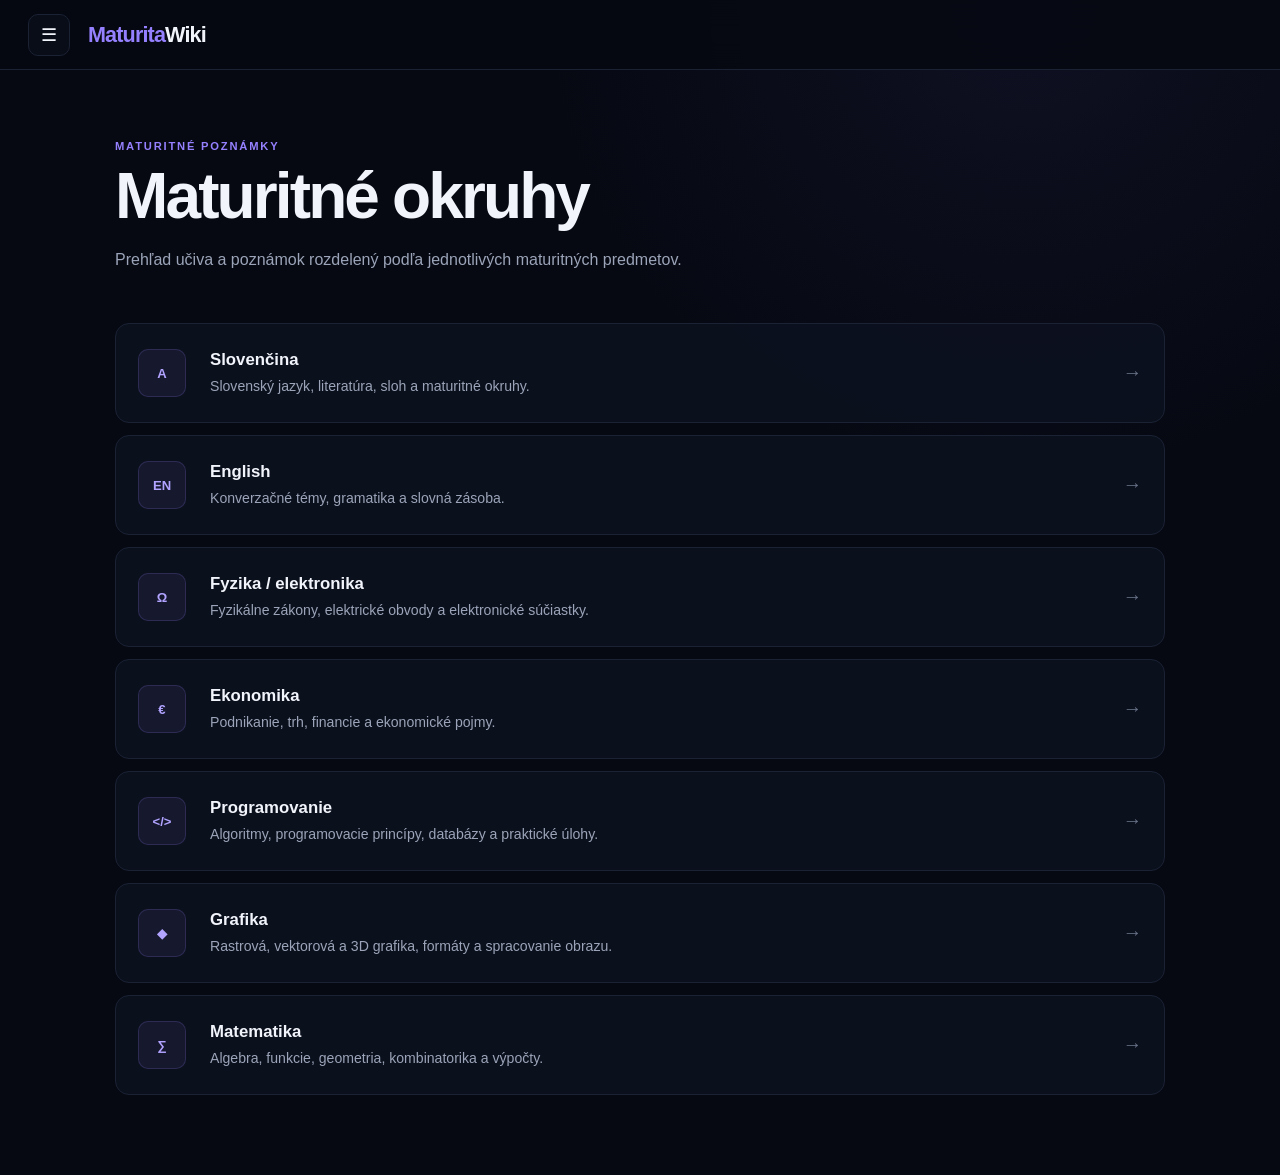
<file: index.html>
<!DOCTYPE html>
<html lang="sk">

<head>
    <meta charset="UTF-8">
    <meta name="viewport" content="width=device-width, initial-scale=1.0">

    <title>Maturita Wiki</title>

    <link rel="stylesheet" href="css/style.css">
    <script src="js/main.js" defer></script>
</head>

<body>

    <!-- Top bar -->
    <header class="topbar">

        <button
            class="menu-button"
            id="menuButton"
            aria-label="Otvoriť navigáciu"
        >
            ☰
        </button>

        <a href="index.html" class="logo">
            <span>Maturita</span>Wiki
        </a>

    </header>


    <!-- Sliding sidebar -->
    <aside class="sidebar" id="sidebar">

        <div class="sidebar-header">

            <a href="index.html" class="sidebar-logo">
                <span>Maturita</span>Wiki
            </a>

            <button
                class="close-button"
                id="closeButton"
                aria-label="Zatvoriť navigáciu"
            >
                ×
            </button>

        </div>


        <nav class="sidebar-nav">

            <a href="index.html" class="sidebar-link active">
                <span class="sidebar-icon">⌂</span>
                Domov
            </a>

            <a href="topics/slovak.html" class="sidebar-link">
                <span class="sidebar-icon">A</span>
                Slovenčina
            </a>

            <a href="topics/english.html" class="sidebar-link">
                <span class="sidebar-icon">EN</span>
                English
            </a>

            <a href="topics/physics-electronics.html" class="sidebar-link">
                <span class="sidebar-icon">Ω</span>
                Fyzika / Elektronika
            </a>

            <a href="topics/economics.html" class="sidebar-link">
                <span class="sidebar-icon">€</span>
                Ekonomika
            </a>

            <a href="topics/programming.html" class="sidebar-link">
                <span class="sidebar-icon">&lt;/&gt;</span>
                Programovanie
            </a>

            <a href="topics/graphics.html" class="sidebar-link">
                <span class="sidebar-icon">◆</span>
                Grafika
            </a>

            <a href="topics/mathematics.html" class="sidebar-link">
                <span class="sidebar-icon">∑</span>
                Matematika
            </a>

        </nav>

    </aside>


    <!-- Dark background when sidebar is open -->
    <div
        class="sidebar-overlay"
        id="sidebarOverlay"
    ></div>


    <!-- Main content -->
    <main class="content">

        <section class="intro">

            <p class="page-label">
                MATURITNÉ POZNÁMKY
            </p>

            <h1>
                Maturitné okruhy
            </h1>

            <p>
                Prehľad učiva a poznámok rozdelený podľa jednotlivých
                maturitných predmetov.
            </p>

        </section>


        <section class="subjects">

            <a
                href="topics/slovak.html"
                class="subject-button"
            >

                <div class="subject-icon">
                    A
                </div>

                <div class="subject-info">
                    <h2>Slovenčina</h2>
                    <p>
                        Slovenský jazyk, literatúra, sloh a maturitné okruhy.
                    </p>
                </div>

                <span class="arrow">
                    →
                </span>

            </a>


            <a
                href="topics/english.html"
                class="subject-button"
            >

                <div class="subject-icon">
                    EN
                </div>

                <div class="subject-info">
                    <h2>English</h2>
                    <p>
                        Konverzačné témy, gramatika a slovná zásoba.
                    </p>
                </div>

                <span class="arrow">
                    →
                </span>

            </a>


            <a
                href="topics/physics-electronics.html"
                class="subject-button"
            >

                <div class="subject-icon">
                    Ω
                </div>

                <div class="subject-info">
                    <h2>Fyzika / elektronika</h2>
                    <p>
                        Fyzikálne zákony, elektrické obvody a elektronické súčiastky.
                    </p>
                </div>

                <span class="arrow">
                    →
                </span>

            </a>


            <a
                href="topics/economics.html"
                class="subject-button"
            >

                <div class="subject-icon">
                    €
                </div>

                <div class="subject-info">
                    <h2>Ekonomika</h2>
                    <p>
                        Podnikanie, trh, financie a ekonomické pojmy.
                    </p>
                </div>

                <span class="arrow">
                    →
                </span>

            </a>


            <a
                href="topics/programming.html"
                class="subject-button"
            >

                <div class="subject-icon">
                    &lt;/&gt;
                </div>

                <div class="subject-info">
                    <h2>Programovanie</h2>
                    <p>
                        Algoritmy, programovacie princípy, databázy a praktické úlohy.
                    </p>
                </div>

                <span class="arrow">
                    →
                </span>

            </a>


            <a
                href="topics/graphics.html"
                class="subject-button"
            >

                <div class="subject-icon">
                    ◆
                </div>

                <div class="subject-info">
                    <h2>Grafika</h2>
                    <p>
                        Rastrová, vektorová a 3D grafika, formáty a spracovanie obrazu.
                    </p>
                </div>

                <span class="arrow">
                    →
                </span>

            </a>


            <a
                href="topics/mathematics.html"
                class="subject-button"
            >

                <div class="subject-icon">
                    ∑
                </div>

                <div class="subject-info">
                    <h2>Matematika</h2>
                    <p>
                        Algebra, funkcie, geometria, kombinatorika a výpočty.
                    </p>
                </div>

                <span class="arrow">
                    →
                </span>

            </a>

        </section>

    </main>

</body>

</html>
</file>
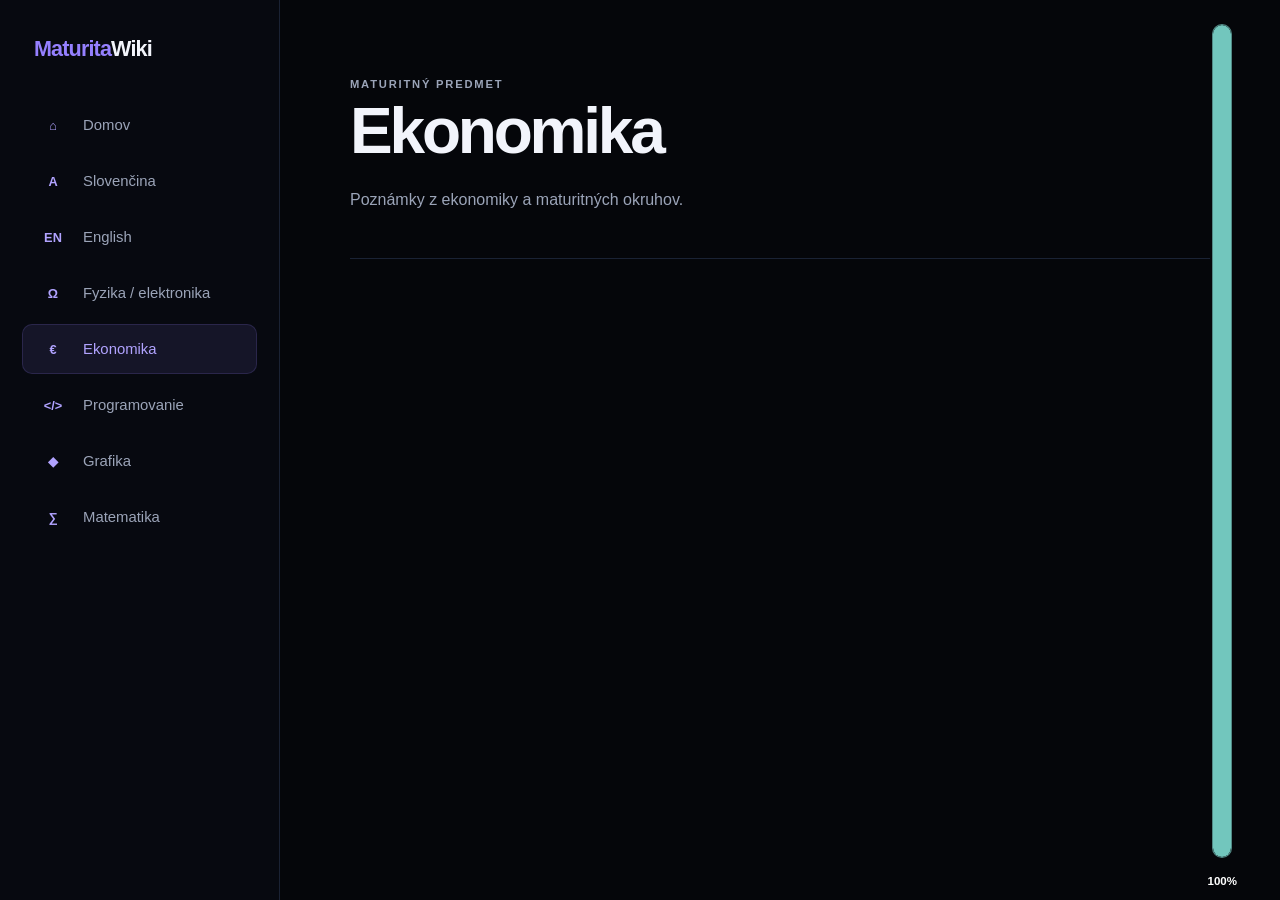
<file: topics/economics.html>
<!DOCTYPE html>
<html lang="sk">

<head>
    <meta charset="UTF-8">
    <meta name="viewport" content="width=device-width, initial-scale=1.0">

    <title>Ekonomika | MaturitaWiki</title>

    <link rel="stylesheet" href="../css/style.css">
    <script src="../js/main.js" defer></script>
</head>

<body class="topic-page">

    <div data-navigation></div>


    <main class="topic-content">

        <header class="topic-header">

            <p class="topic-label">
                MATURITNÝ PREDMET
            </p>

            <h1>Ekonomika</h1>

            <p>
                Poznámky z ekonomiky
                a maturitných okruhov.
            </p>

        </header>


        <section class="topic-section">

        

        </section>

    </main>

</body>

</html>
</file>
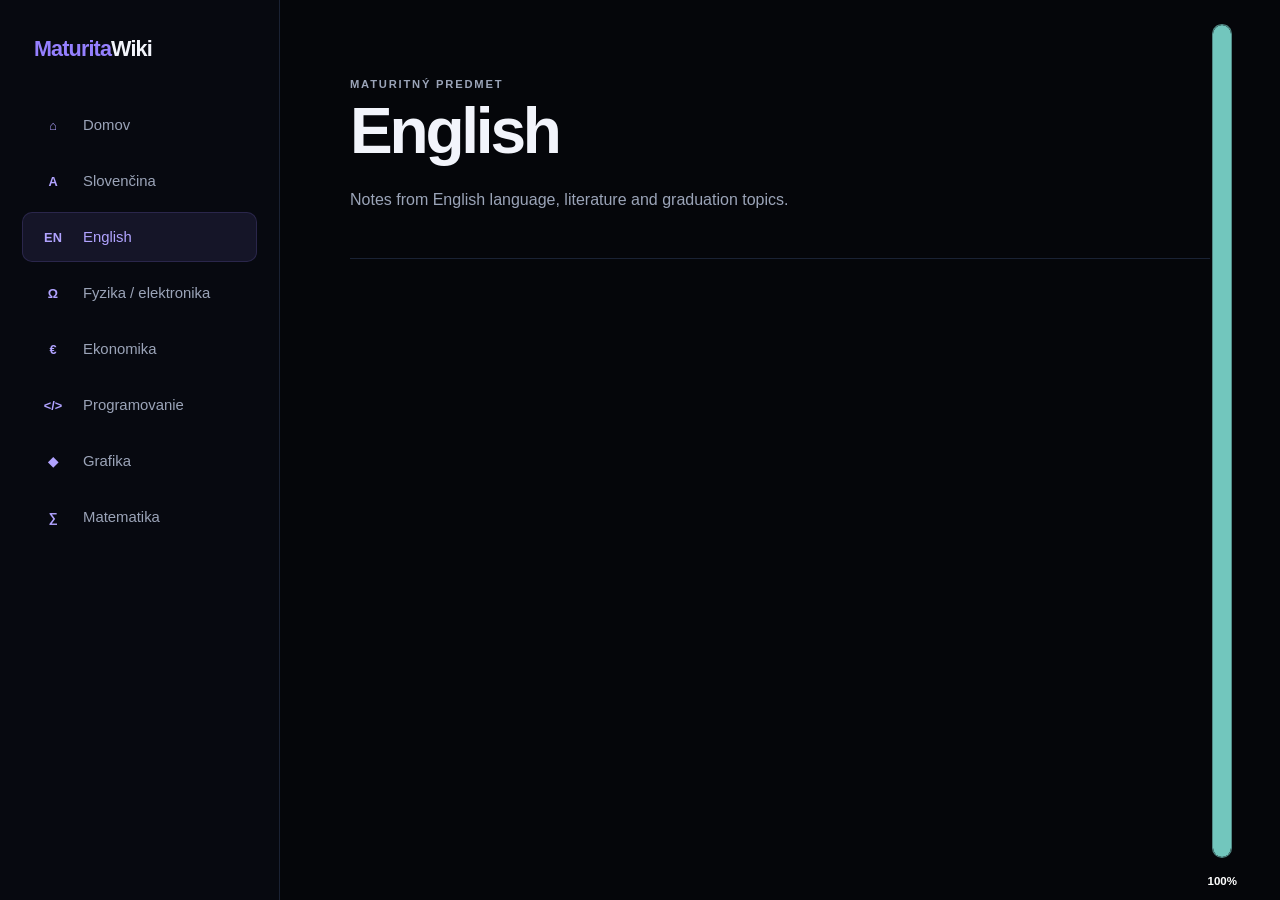
<file: topics/english.html>
<!DOCTYPE html>
<html lang="sk">

<head>
    <meta charset="UTF-8">
    <meta name="viewport" content="width=device-width, initial-scale=1.0">

    <title>English | MaturitaWiki</title>

    <link rel="stylesheet" href="../css/style.css">
    <script src="../js/main.js" defer></script>
</head>

<body class="topic-page">

    <div data-navigation></div>


    <main class="topic-content">

        <header class="topic-header">

            <p class="topic-label">
                MATURITNÝ PREDMET
            </p>

            <h1>English</h1>

            <p>
                Notes from English language, literature
                and graduation topics.
            </p>

        </header>


        <section class="topic-section">

        

        </section>

    </main>

</body>

</html>
</file>
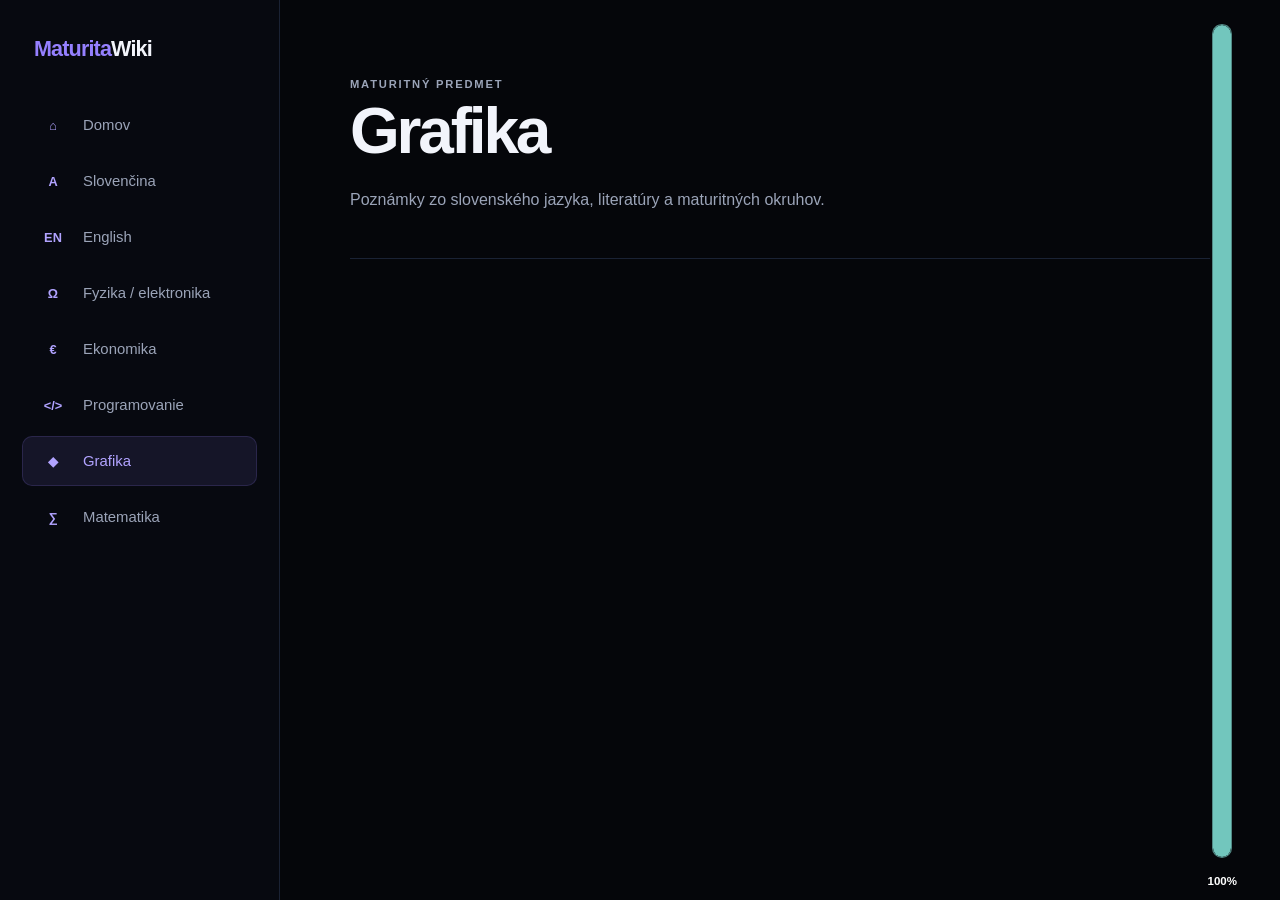
<file: topics/graphics.html>
<!DOCTYPE html>
<html lang="sk">

<head>
    <meta charset="UTF-8">
    <meta name="viewport" content="width=device-width, initial-scale=1.0">

    <title>Grafika | MaturitaWiki</title>

    <link rel="stylesheet" href="../css/style.css">
    <script src="../js/main.js" defer></script>
</head>

<body class="topic-page">

    <div data-navigation></div>


    <main class="topic-content">

        <header class="topic-header">

            <p class="topic-label">
                MATURITNÝ PREDMET
            </p>

            <h1>Grafika</h1>

            <p>
                Poznámky zo slovenského jazyka, literatúry
                a maturitných okruhov.
            </p>

        </header>


        <section class="topic-section">


        </section>

    </main>

</body>

</html>
</file>
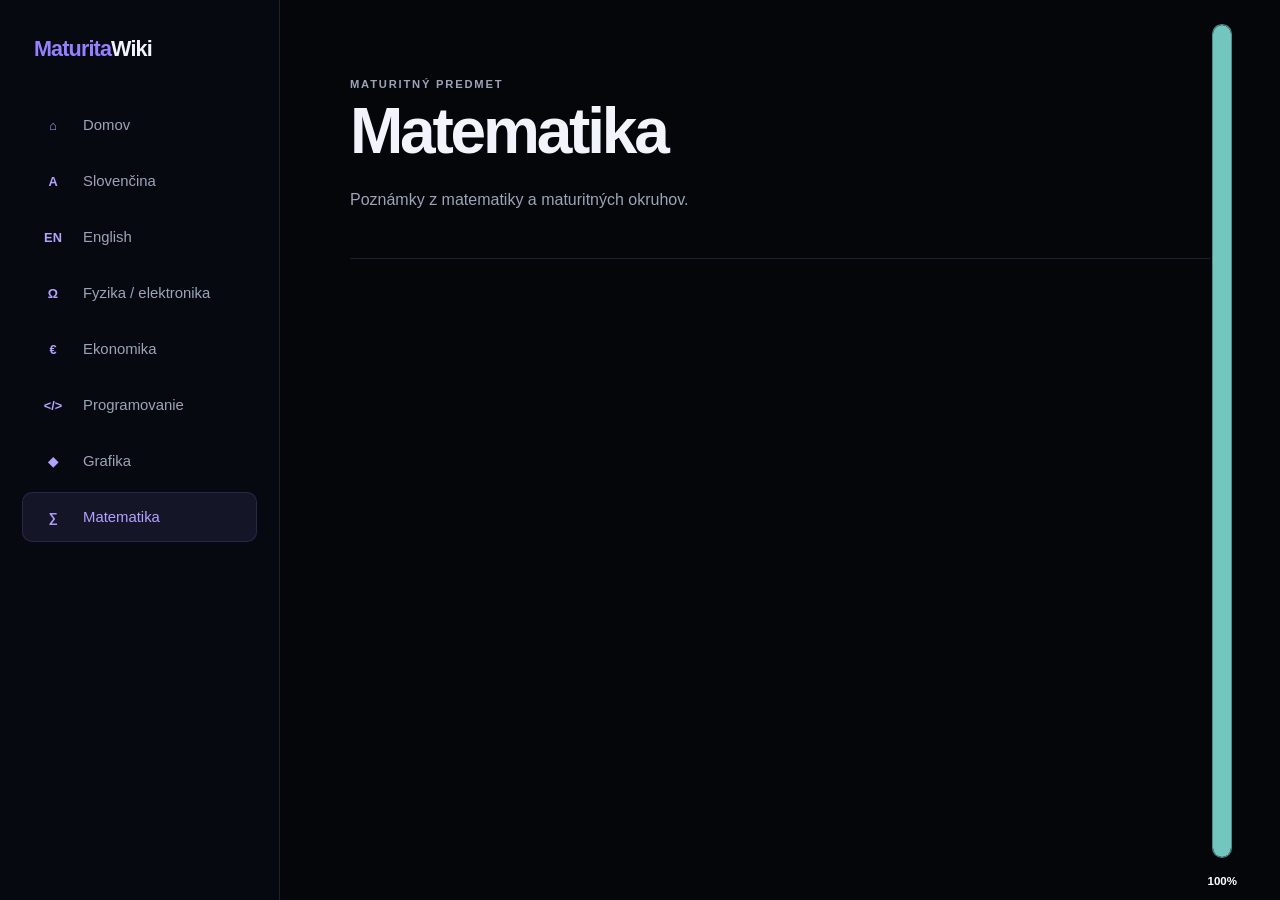
<file: topics/mathematics.html>
<!DOCTYPE html>
<html lang="sk">

<head>
    <meta charset="UTF-8">
    <meta name="viewport" content="width=device-width, initial-scale=1.0">

    <title>Matematika | MaturitaWiki</title>

    <link rel="stylesheet" href="../css/style.css">
    <script src="../js/main.js" defer></script>
</head>

<body class="topic-page">

    <div data-navigation></div>


    <main class="topic-content">

        <header class="topic-header">

            <p class="topic-label">
                MATURITNÝ PREDMET
            </p>

            <h1>Matematika</h1>

            <p>
                Poznámky z matematiky
                a maturitných okruhov.
            </p>

        </header>


        <section class="topic-section">

            
        </section>

    </main>

</body>

</html>
</file>
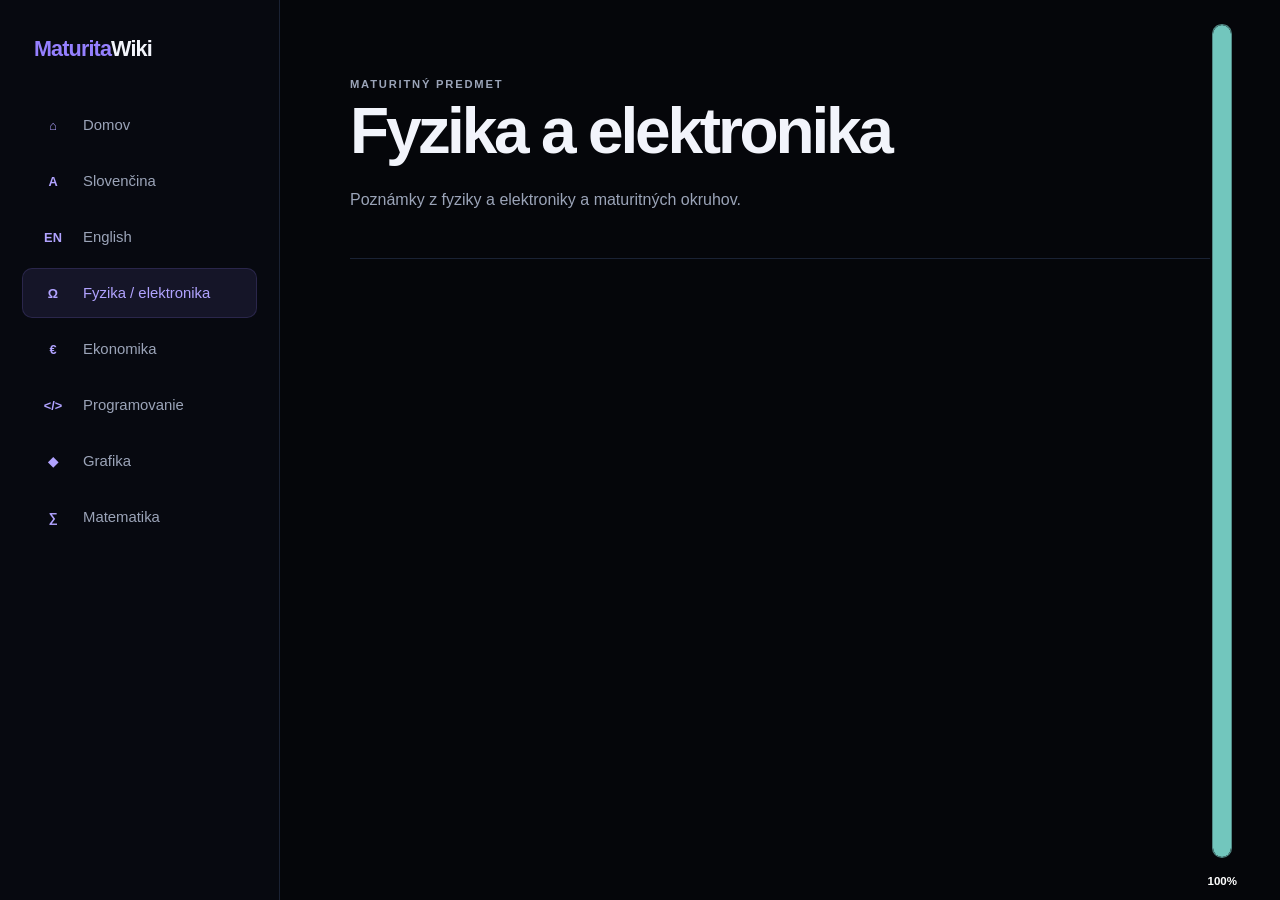
<file: topics/physics-electronics.html>
<!DOCTYPE html>
<html lang="sk">

<head>
    <meta charset="UTF-8">
    <meta name="viewport" content="width=device-width, initial-scale=1.0">

    <title>Fyzika a elektronika | MaturitaWiki</title>

    <link rel="stylesheet" href="../css/style.css">
    <script src="../js/main.js" defer></script>
</head>

<body class="topic-page">

    <div data-navigation></div>


    <main class="topic-content">

        <header class="topic-header">

            <p class="topic-label">
                MATURITNÝ PREDMET
            </p>

            <h1>Fyzika a elektronika</h1>

            <p>
                Poznámky z fyziky a elektroniky
                a maturitných okruhov.
            </p>

        </header>


        <section class="topic-section">

        

        </section>

    </main>

</body>

</html>
</file>
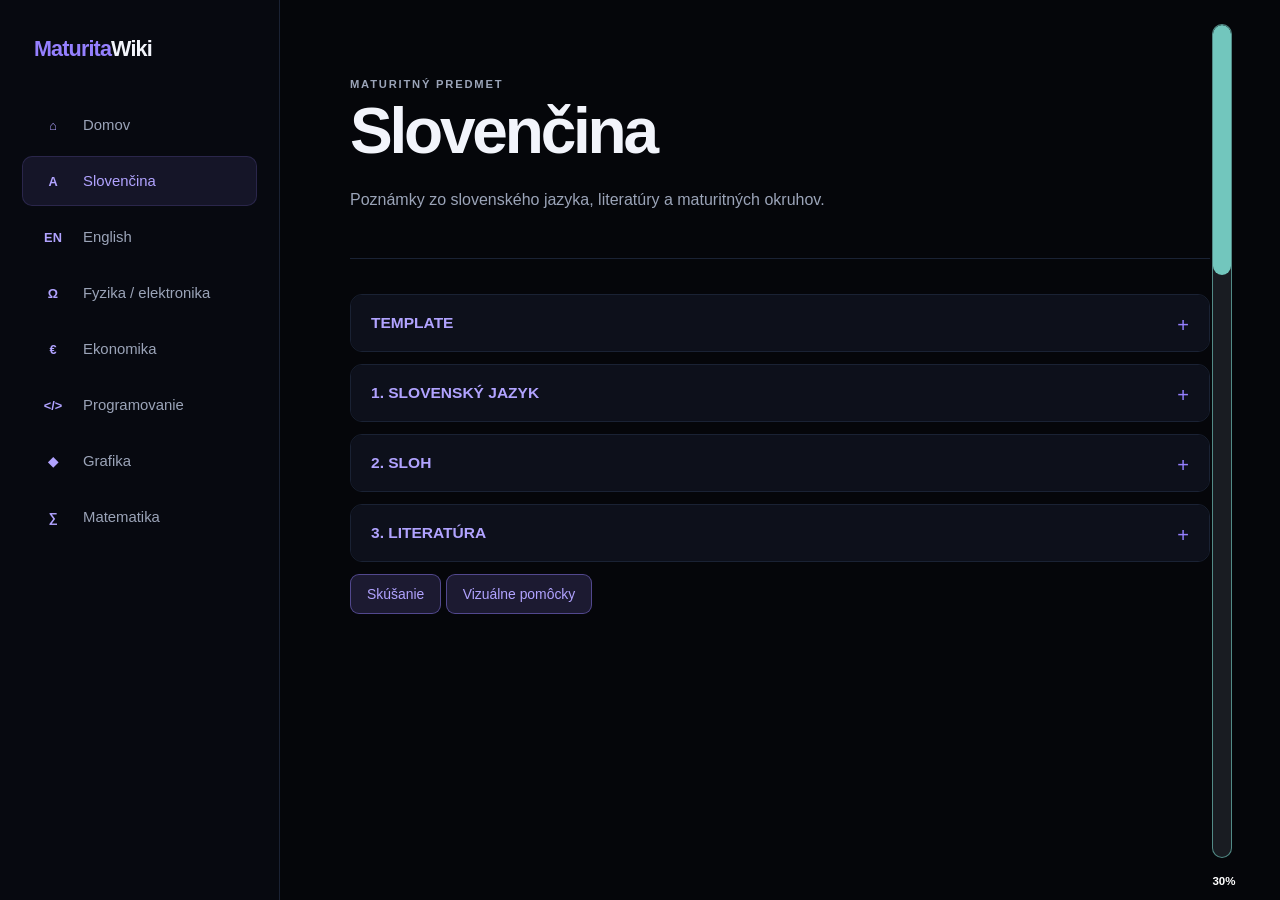
<file: topics/slovak.html>
<!DOCTYPE html>
<html lang="sk">

<head>
    <meta charset="UTF-8">
    <meta name="viewport" content="width=device-width, initial-scale=1.0">

    <title>Slovenčina | MaturitaWiki</title>

    <link rel="stylesheet" href="../css/style.css">
    <script src="../js/main.js" defer></script>
</head>

<body class="topic-page">

    <div data-navigation></div>


    <main class="topic-content">

        <header class="topic-header">

            <p class="topic-label">
                MATURITNÝ PREDMET
            </p>

            <h1>Slovenčina</h1>

            <p>
                Poznámky zo slovenského jazyka, literatúry
                a maturitných okruhov.
            </p>

        </header>


        <section class="topic-section">

            <details class="topic-details">

                <summary>
                    TEMPLATE
                </summary>

                <div class="details-content">

                    <h3>TITUL h3</h3>

                    <h2>TITUL h2</h2>

                    <p class="correct-example">
                        Correct sample class="correct-example"
                    </p>

                    <p class="wrong-example">
                        Incorrect sample class="wrong-example"
                    </p>


                    <div class="info-box">
                        infobox class="info-box"
                    </div>

                    <p>div classes:
                        
                        <ul>
                            <li>info-box</li>
                            <li>topic-details</li>
                            <li>details-content</li>
                            <li>subtopic-content</li>
                            <li>subtopic-content history content</li>
                        </ul>
                    </p>

                </div>

            </details>

            <details class="topic-details">

                <summary>
                    1. Slovenský jazyk
                </summary>

                <div class="details-content">

                    <details class="topic-details">

                        <summary>
                            Jazyk a reč
                        </summary>

                        <div class="details-content">

                            <details class="topic-details">

                                <summary>KOMUNIKÁCIA</summary>

                                <div class="details-content">

                                    <div class="subtopic-content">

                                        <p>Socíalny jav, ktorý tvorí základ medziľudských prejavov. Ide o prijímanie a odovzdávanie informácii s verbálnou a neverbálnou podstatou.</p>

                                        <div class="info-box">
                                            <b>Zložky komunikačného modelu sú:</b> Komunikanti - vysielateľ/autor/expedient a prijímateľ/adresát/recipient
                                        </div>

                                        <div class="info-box">
                                            <b>Zložky komunikačného procesu:</b> informácia, výrazové prostriedky - jazykové prostriedk
                                        </div>

                                        <p>
                                            <b>Sekundárne komunikačné prostriedky:</b> ústny prejav - jazykové stvárnenie (fónické Štylistické prostriedky) + kinetické prostriedky (gestá, postoj, držanie tela), písaný prejav - kurzíva, tučné písmo...
                                        </p>
                                        <details class="topic-details">
                                            <summary>
                                                Individuálna kinetika
                                            </summary>
                                            <div  class="details-content">
                                                <h3>mimika</h3>
                                                <p>Výraz tváre - schopnosť vyjadrovať emócie a určiť lži a pravdu</p>
                                                <h3>gestá</h3>
                                                <p>Pohyb rúk a a hlavy pri komunikácii - dôraz na slová</p>
                                                <h3>plastika tela</h3>
                                                <p>Normly oficiálnych stretnutí voči súkromnými</p>
                                                <h3>proxemika</h3>
                                                <p>Vzdialenosť medzi komunikantmi - súkromné a oficiálne</p>
                                            </div>
                                        </details>

                                        <details class="topic-details">
                                            <summary>
                                                Faktory komunikačnej situácie
                                            </summary>
                                            <div  class="details-content">
                                                <h3>vzťahy mediz komunikantmi</h3>
                                                <p>Osobné vlastnosti, vek, skúsenosti</p>
                                                <h3>prostredie</h3>
                                                <p>Prostredie - oficiálne a súkromné určujú typ použitého jazyka, slang, formálne a pod.</p>
                                                <h3>forma jazykového prejavu</h3>
                                                <p>Ústnosť a písomnosť - písomnosť najmä jazykové prostriedky a ústnosť záleží aj na mimojazykových faktoroch. Forma prejavu súvisí s aktívnou alebno pasívnou účasťou</p>
                                                <div class="subtopic-content">
                                                    <h2>MONOLÓG</h2>
                                                    <p>Výpoveď osoby adresovaná samej sebe alebo iným bez odozvy</p>
                                                    <h2>DIALÓG</h2>
                                                    <p>Výpoveď dvoch alebo viacerých osôb v rámci obojstrannej komunikácie</p>
                                                    <h2>DISKUSIA</h2>
                                                    <p>Výpoveď viacerých osôb s cieľom dosiahnuť dohodu alebo vyriešiť problém. Hoci má monologický základ, je významná aj interakcia medzi účastníkmi a zaraďuje sa do dialógu</p>
                                                    <h2>DEBATA</h2>
                                                    <p>Výpoveď viacerých osôb s cieľom dosiahnuť dohodu alebo vyriešiť problém. Menej oficiálna a viac spontánna ako diskusia. Hoci má monologický základ, je významná aj interakcia medzi účastníkmi a zaraďuje sa do dialógu</p>
                                                </div>
                                            </div>
                                        </details>

                                        <h2>Jazyková komunikácia</h2>
                                        <p>Základ medziľudskej komunikácie - prenos informácií pomocou jazyka.</p>
                                        <div class="info-box">
                                            <p><b>Prirodzený znak:</b> signalizuje, naznačuje, oznamuje. Smiech - radosť, horúčka - chorobný stav organizmu</p>
                                        </div>
                                        <div class="info-box">
                                            <p><b>Umelý znak:</b> je založený na dohode. Napr. dopravné značky, znamienka, vedecké symboly</p>
                                        </div>
                                        <div class="info-box">
                                            <p><b>Jazykový znak:</b> predstavuje myšlienkový obsah, grafickú alebo zvukovú podobu. Je v ňom uložená skúsenosť jazykového spoločenstva (napr. slovenského).</p>
                                        </div>
                                        <h2>Semiotika - semiológia</h2>
                                        <p>Semiotika je veda o znakoch a ich význame. Semiológia sa zaoberá významom a interpretáciou znakov v rôznych kontextoch.</p>

                                    </div>

                                </div>

                            </details>

                            <details class="topic-details">

                                <summary>JAZYK</summary>

                                <div class="details-content">

                                    <div class="subtopic-content">
                                <p>Najdôležitejšia znaková sústava. Má ústnu a písomnú podobu. Sýstém skladajúci sa z podsystémov (lexikálny, morfologický, syntaktický, fónický)</p>

                                <details class="topic-details">
                                    <summary>
                                        Primárne fukncie jazyka
                                    </summary>
                                    <div class="details-content">
                                        <h3>dorozumievacia</h3>
                                        <p>nástroj komunikovania</p>
                                        <h3>poznávacia</h3>
                                        <p>nástroj myslenia, pretože myslenie je viazané na slová. Dokáže predávať informácie z generácie na generáciu. Čím väčšie procesy myslenia, tým vyššie nároky na jazyk. Rozvoj myslenia podporuje rozvoj jazyka.</p>
                                    </div>
                                </details>
                                <details class="topic-details">
                                    <summary>
                                        Sekundárne funkcie jazyka
                                    </summary>
                                    <div class="details-content">
                                        <h3>estetická</h3>
                                        <p>výstavba jazykového prejavu</p>
                                        <h3>reprezentatívna</h3>
                                        <p>prispieva k zjednocovaniu komunikačného spoločenstva a odlíšeniu od iného</p>
                                    </div>
                                </details>
                                <h2>jazykový systém</h2>
                                <p>Štrukturovanýy súbor znakov. Vždy je jeden nadradený druhému, napr. systém foném (hlásky) je nadradený systému dištinktivných (rozlišovacích významovo, slovne) príznakov, ale podriadený morfemickému systému (najmenšia viditeľná časť slova).</p>
                                <p>Je to časť verbálneho správania - komunikatívneho správania.</p>
                                    </div>

                                </div>

                            </details>

                            <details class="topic-details">

                                <summary>REČ</summary>

                                <div class="details-content">

                                    <div class="subtopic-content">
                                <p>Konkrétna činnosť človeka a jej výsledok - konkrétny jazykový prejav. Vzniká v konkrétnej situácii a prostredí. Jazyk je systém pravidiel a jazykových prostriedkov, reč je konkrétne používanie tohto systému používaním orgánov človeka.</p>
                                <h2>Lingvistika</h2>
                                <p>Veda skúmajúca jazyk, jeho stavbu a fungovanie. <b>Zaraďujú sa tu zložky:</b> fonetika, gramatika a sémantika.</p>
                                <h2>Sémantika</h2>
                                <p>Náuka o význame jazykových jednotiek od slova cez vetu na texty.</p>

                                <details class ="topic-details">
                                    <summary>
                                        Národný jazyk
                                    </summary>
                                    
                                    <div class="details-content">
                                        <p>Národný jazyk je jazyk určitého národa, ktorý je spätý s jeho kultúrou, históriou a identitou.</p>
                                        <h3>Variety národného jazyka</h3>
                                        <div class="subtopic-content">
                                            <h2>Spisovný jazyk</h2>
                                            <p>Celonárodná kultivovaná a kodifikovaná forma jazyka. Verejná a oficiálna komunikácia - má stanovené pravidlá.</p>
                                            <h2>Štandardná varieta</h2>
                                            <p>Bežnejšie použitie jazyka, môže obsahovať aj menej spisovné slová bez toho, aby si to jedinec uvedomil.</p>
                                            <h2>Subštandardná varieta</h2>
                                            <p>Nespisovná forma jazyka. Patria sem: všeobecný subštandard (ciga, čunder), slang, žargón (profesijná reč), argot (utajený jazyk určitej skupiny).</p>
                                            <h2>Teritoriálne nárečie</h2>
                                            <p>Nespisovné formy viazané na určité územie. Používajú sa v neoficiálnej komunikácii. Patria sem napr, západoslovenské, stredoslovenské a východoslovenské.</p>
                                        </div>
                                    </div>
                                </details>

                                <details class="topic-details">
                                    <summary>
                                        Štátny jazyk
                                    </summary>
                                    <div class="details-content">
                                        <p>Jazyk, ktorý štát používa ako záväzný vo vymedzených oblastiach. Na Slovensku je to slovenský jazyk.</p>
                                        <h3>Štátny jazyk</h3>
                                        <p>Prostriedok vnútornej stability krajiny - spoločnosti, politiky. Je zakotvený v Ústave SR, spätý so zákonmi. Používa sa v oficiálnych inštitúciách ako školstvo, štátna správa, súdnictvo, médiá.</p>
                                        <h3>Cieľový jazyk</h3>
                                        <p>Oficiálny jazyk určitého štátu, ktorý sa učí príslušník národnostnej menšiny daného štátu. Napr. maďarskí občania žijúci na Slovensku - materinský jazyk je maďarčina, ale cieľový slovenčina.</p>
                                        <h3>Jazyková norma</h3>
                                        <p>Súbor ustálených jazykových pravidiel, ktoré jazykové spoločenstvo považuje za správne. Rozdeľujú sa tu gramatické normy, štylistické normy a komunikačné normy. Norma sa týka napr. pravopisu, výslovnosti, gramatiky a slovnej zásoby.</p>
                                        <h3>Jazykový úzus</h3>
                                        <p>Je v protiklade jazykovej normy. Je to ustálený spôsob používania jazykových prostriedkov v určitom období a prostredí zahŕňajúce aj netradičné použitia.</p>
                                        <h3>Jazyková kultúra</h3>
                                        <p>Starosť o správne použitie spisovného jazyka. Je to spoločenská úroveň jazyka, ktorý ľudia kultivujú. Závisí od rešpektu užívateľov voči jazyku a aj od postoja.</p>
                                    </div>
                                </details>

                                <details class="topic-details">
                                    <summary>
                                        Kodifikácia spisovného jazyka
                                    </summary>
                                    <div class="details-content">
                                        <p></p>
                                        <h3>Kodifikácia</h3>
                                        <p>Oficiálne zachytenie a vyhlásenie formy spisovného jazyka za záväzné. Týka sa pravopisu, výslovnosti, gramatiky a slovnej zasoby.</p>
                                        <div class="infobox">
                                            <p><strong>Poznámka:</strong> Kodifikačné príručky sú napr. pravidlá slovenského pravopisu, pravidlá výslovnosti, krátky slovník slovenského jazyka a morfologický slovník.</p>
                                        </div>
                                    </div>
                                </details>

                            </details>

                            <details class="topic-details">

                                <summary>VÝVIN JAZYKA</summary>

                                <div class="details-content">
                                    <p>Slovenčina a mnoho ďalších európskych jazykov vznikla z prajazyka indoeurópskeho. Najskôr sa osamostatnila skupina baltoslovanských jazykov a potom sa rodzvojila na baltskú a slovanskú skupinu - praslovanský jazyk.</p>
                                    <h3>Indoeurópsky prajazyk</h3>
                                    <p>jazyky indoiránske, germánske, románske, gréčtina, arménčina, albánčina, keltčina a iné baltoslovanské jazyky.</p>
                                    <h3>Baltoslovanské jazyky</h3>
                                    <p>Baltské jazyky, praslovanský jazyk - slovanské jazyky. Rozpad jazyka na slovanské jazykové skupiny sa radí do 10. storočia.</p>
                                    <h3>Slovanské jazyky</h3>
                                    <p>Delia sa na východoslovanské (ruština, ukrajinčina, bnieloruština, rusínčina), južnoslovanské (srbčina, chorvátčina, slovinčina, bosniančina, čienohorčina...), západoslovanské (poľština, čeština, slovenčina...).</p>
                                
                                

                                    <details class="topic-details">

                                        <summary>Dejiny spisovnej slovenčiny</summary>

                                        <div class="details-content history-content">
                                        
                                            <h3>Predspisovné obdobie (začiatok 9. stor - koniec 18. stor)</h3>
                                            <p> - rané predspisovné obdobie (9 - 10. stor)</p>
                                            <p> - staršie obdobie (11 - 15. stor)</p>
                                            <p> - mladšie obdobie (16 - 18. stor)</p>

                                            <h3>Spisovné obdobie (1787 - dodnes)</h3>
                                            <p> - bernolákovské obdobie (1787 - 1844)</p>
                                            <p> - štúrovské obdobie (1844 - 1852)</p>
                                            <p> - reformné obdobie (1852 - 1863)</p>
                                            <p> - matičné obdobie (1863 - 1875)</p>
                                            <p> - martinské obdobie (1875 - 1918)</p>
                                            <p> - spisovná slovenčina v ČSR (1918 - 1939)</p>
                                            <p> - spisovná slovenčina v SR (1939 - 1945)</p>
                                            <p> - súčasné obdobie (1945 - dodnes)</p>
                                        </div>

                                    </details>

                                    <details class="topic-details">

                                        <summary>Predspisovné obdobie</summary>

                                        <div class="details-content">
                                            <h3>Rané predspisovné obdobie</h3>
                                            <p>Základ je praslovanský dialekt v Karpatskej kotline.</p>
                                            <div class="subtopic-content">
                                                <h2>Staroslovienčina</h2>
                                                <p>Konštantín a Metod si zvolili účinkovanie vo Veľej Morave. Základ bola kultúrna reč vzdelancov okolo Solúna. Prekladali sa do nej náboženské texty.</p>
                                                <h2>Hlaholika</h2>
                                                <p>Staroslovienske písmo, ktoré vzniklo z malej starogréckej abecedy. Autorstvo sa pripisuje Konštantínovi.</p>
                                                <h2>Cyrilika</h2>
                                                <p>Cyrilika je mladšia ako hlaholika. Je to základ pre azbuku, ktorá sa niekoľkokrát reformovala.</p>
                                            </div>
                                            <h3>staršie obdobie</h3>
                                            <p>Uskutočnili sa hláskoslovné a tvaroslovné zmeny, z ktorých je väčšina charakteristická pre dnešnú slovenčinu. Úradný jazykom bola latinčina, neskôr maďarčina.</p>
                                            <h3>mladšie obdobie</h3>
                                            <p>Od 15. storočia sa začala používať v náboženskej literatúre slovakizovaná čeština.</p>

                                        </div>

                                    </details>

                                    <details class="topic-details">

                                        <summary>Spisovné obdobie</summary>

                                        <div class="details-content">
                                        

                                        </div>

                                    </details>

                                </div>


                            </details>
                        </div>
                        
                

                    </details>
                    <details class="topic-details">

                        <summary>
                            Zvuková rovina jazyka, grafickká stránka a pravopis
                        </summary>

                        <div class="details-content">
                          
                        </div>
                    </details>
                    <details class="topic-details">

                        <summary>
                            Významová, lexikálna rovina jazyka
                        </summary>

                        <div class="details-content">
                          
                        </div>
                    </details>

                    <details class="topic-details">

                        <summary>
                            Tvarová, morfologická rovina jazyka
                        </summary>

                        <div class="details-content">
                          
                        </div>
                    </details>

                    <details class="topic-details">

                        <summary>
                            Syntaktická, skladobná rovina jazyka
                        </summary>

                        <div class="details-content">
                          
                        </div>
                    </details>

                    <details class="topic-details">

                        <summary>
                            Sloh, štylistika
                        </summary>

                        <div class="details-content">
                          
                        </div>
                    </details>

                </div>


            </details>

            <details class="topic-details">

                <summary>
                    2. Sloh
                </summary>

                <div class="details-content">

                    <details class="topic-details">

                        <summary>
                            Diskusný príspevok
                        </summary>

                        <div class="details-content">
                        
                        </div>
                

                    </details>
                    <details class="topic-details">

                        <summary>
                            Úvaha
                        </summary>

                        <div class="details-content">
                          
                        </div>
                    </details>
                    <details class="topic-details">

                        <summary>
                            Charakteristika osoby
                        </summary>

                        <div class="details-content">
                          
                        </div>
                    </details>

                    <details class="topic-details">

                        <summary>
                            Umelecký opis
                        </summary>

                        <div class="details-content">
                          
                        </div>
                    </details>

                    <details class="topic-details">

                        <summary>
                            Beletrizovaný životopis
                        </summary>

                        <div class="details-content">
                          
                        </div>
                    </details>

                    <details class="topic-details">

                        <summary>
                            Výklad
                        </summary>

                        <div class="details-content">
                          
                        </div>
                    </details>

                    <details class="topic-details">

                        <summary>
                            Rozprávanie
                        </summary>

                        <div class="details-content">
                          
                        </div>
                    </details>

                    <details class="topic-details">

                        <summary>
                            Slávnostný prejav
                        </summary>

                        <div class="details-content">
                          
                        </div>
                    </details>

                </div>

            </details>

            <details class="topic-details">

                <summary>
                    3. Literatúra
                </summary>

                <div class="details-content">

                    <details class="topic-details">

                        <summary>
                            Staroveká literatúra
                        </summary>

                        <div class="details-content">
                        
                        </div>
                

                    </details>
                    <details class="topic-details">

                        <summary>
                            Stredoveká literatúra
                        </summary>

                        <div class="details-content">
                          
                        </div>
                    </details>
                    <details class="topic-details">

                        <summary>
                            Humanistická a renesančná literatúra
                        </summary>

                        <div class="details-content">
                          
                        </div>
                    </details>

                    <details class="topic-details">

                        <summary>
                            Baroková literatúra
                        </summary>

                        <div class="details-content">
                          
                        </div>
                    </details>

                    <details class="topic-details">

                        <summary>
                            Klasicistická literatúra
                        </summary>

                        <div class="details-content">
                          
                        </div>
                    </details>

                    <details class="topic-details">

                        <summary>
                            Romantizmus vo svetovej literatúre
                        </summary>

                        <div class="details-content">
                          
                        </div>
                    </details>

                    <details class="topic-details">

                        <summary>
                            Romantizmus v slovenskej literatúre
                        </summary>

                        <div class="details-content">
                          
                        </div>
                    </details>

                    <details class="topic-details">

                        <summary>
                            Od romantizmu k začiatkom realizmu
                        </summary>

                        <div class="details-content">
                          
                        </div>
                    </details>

                    <details class="topic-details">

                        <summary>
                            Realizmus vo svetovej literatúre
                        </summary>

                        <div class="details-content">
                          
                        </div>
                    </details>

                    <details class="topic-details">

                        <summary>
                            Realizmus v slovenskej literatúre
                        </summary>

                        <div class="details-content">
                          
                        </div>
                    </details>

                    <details class="topic-details">

                        <summary>
                            Svetová literárna moderna
                        </summary>

                        <div class="details-content">
                          
                        </div>
                    </details>

                    <details class="topic-details">

                        <summary>
                            Avantgarda
                        </summary>

                        <div class="details-content">
                          
                        </div>
                    </details>

                    <details class="topic-details">

                        <summary>
                            Svetová medzivojnová literatúra
                        </summary>

                        <div class="details-content">
                          
                        </div>
                    </details>

                    <details class="topic-details">

                        <summary>
                            Slovenská medzivojnová literatúra
                        </summary>

                        <div class="details-content">
                          
                        </div>
                    </details>

                    <details class="topic-details">

                        <summary>
                            Svetová literatúra po roku 1945
                        </summary>

                        <div class="details-content">
                          
                        </div>
                    </details>

                    <details class="topic-details">

                        <summary>
                            Slovenská literatúra po roku 1945
                        </summary>

                        <div class="details-content">
                          
                        </div>
                    </details>

                </div>

            </details>

            <button class="topic-button">
                Skúšanie
            </button>

            <button class="topic-button">
                Vizuálne pomôcky
            </button>


        </section>

    </main>

</body>

</html>
</file>
<file: css/style.css>
/* =========================================
   VARIABLES
========================================= */

:root {
    --background: #060912;
    --background-secondary: #090d18;

    --sidebar: #080c17;
    --card: #0d1220;
    --card-hover: #12192a;

    --text: #f2f4fb;
    --text-secondary: #9ba4b8;
    --text-dark: #687287;

    --accent: #9580ff;
    --accent-light: #b1a3ff;

    --border: #1a2234;
    --border-hover: #3f3966;

    --topbar-height: 70px;
}


/* =========================================
   GLOBAL
========================================= */

* {
    box-sizing: border-box;
}


html {
    scroll-behavior: smooth;
}


body {
    margin: 0;

    min-height: 100vh;

    background:
        radial-gradient(
            circle at 80% 0%,
            rgba(83, 65, 150, 0.12),
            transparent 30rem
        ),
        var(--background);

    color: var(--text);

    font-family:
        Inter,
        -apple-system,
        BlinkMacSystemFont,
        "Segoe UI",
        sans-serif;
}


a {
    color: inherit;
}


/* =========================================
   TOP BAR
========================================= */

.topbar {
    position: fixed;

    top: 0;
    left: 0;
    right: 0;

    z-index: 100;

    height: var(--topbar-height);

    display: flex;
    align-items: center;

    gap: 18px;

    padding: 0 28px;

    border-bottom:
        1px solid var(--border);

    background:
        rgba(6, 9, 18, 0.88);

    backdrop-filter: blur(14px);
}


/* Website name */

.logo {
    text-decoration: none;

    color: var(--text);

    font-size: 1.35rem;
    font-weight: 700;

    letter-spacing: -0.04em;
}


.logo span,
.sidebar-logo span {
    color: var(--accent);
}


/* =========================================
   MENU BUTTON
========================================= */

.menu-button {
    width: 42px;
    height: 42px;

    display: grid;
    place-items: center;

    border:
        1px solid var(--border);

    border-radius: 10px;

    color: var(--text);

    background:
        var(--background-secondary);

    font-size: 1.15rem;

    cursor: pointer;

    transition:
        background 150ms ease,
        border-color 150ms ease,
        transform 150ms ease;
}


.menu-button:hover {
    background: var(--card-hover);

    border-color:
        var(--border-hover);
}


.menu-button:active {
    transform: scale(0.92);
}


/* =========================================
   SIDEBAR
========================================= */

.sidebar {
    position: fixed;

    top: 0;
    left: 0;

    z-index: 300;

    width: 310px;
    height: 100vh;

    padding: 22px;

    background:
        var(--sidebar);

    border-right:
        1px solid var(--border);

    transform:
        translateX(-100%);

    transition:
        transform
        240ms
        cubic-bezier(
            0.4,
            0,
            0.2,
            1
        );
}


/* JavaScript adds this class */

.sidebar.open {
    transform:
        translateX(0);
}


/* Top part of sidebar */

.sidebar-header {
    height: 52px;

    display: flex;
    align-items: center;
    justify-content: space-between;

    margin-bottom: 30px;
}


.sidebar-logo {
    color: var(--text);

    font-size: 1.35rem;
    font-weight: 700;

    letter-spacing: -0.04em;

    text-decoration: none;
}


.close-button {
    width: 38px;
    height: 38px;

    display: grid;
    place-items: center;

    border: none;
    border-radius: 8px;

    color:
        var(--text-secondary);

    background:
        transparent;

    font-size: 1.6rem;

    cursor: pointer;

    transition:
        color 150ms ease,
        background 150ms ease;
}


.close-button:hover {
    color: white;

    background:
        var(--card);
}


/* =========================================
   SIDEBAR LINKS
========================================= */

.sidebar-nav {
    display: flex;
    flex-direction: column;

    gap: 6px;
}


.sidebar-link {
    display: flex;
    align-items: center;

    gap: 14px;

    min-height: 50px;

    padding:
        0
        14px;

    border:
        1px solid transparent;

    border-radius: 10px;

    color:
        var(--text-secondary);

    text-decoration: none;

    font-size: 0.93rem;

    transition:
        background 150ms ease,
        border-color 150ms ease,
        color 150ms ease,
        transform 150ms ease;
}


.sidebar-link:hover {
    color: var(--text);

    background:
        var(--card);

    border-color:
        var(--border);

    transform:
        translateX(3px);
}


.sidebar-link.active {
    color:
        var(--accent-light);

    background:
        rgba(149, 128, 255, 0.10);

    border-color:
        rgba(149, 128, 255, 0.16);
}


.sidebar-icon {
    width: 32px;

    color:
        var(--accent-light);

    font-size: 0.8rem;
    font-weight: 700;

    text-align: center;
}


/* =========================================
   SIDEBAR OVERLAY
========================================= */

.sidebar-overlay {
    position: fixed;

    inset: 0;

    z-index: 200;

    background:
        rgba(0, 0, 0, 0.60);

    opacity: 0;

    pointer-events: none;

    transition:
        opacity 240ms ease;
}


.sidebar-overlay.open {
    opacity: 1;

    pointer-events: auto;
}


/* =========================================
   MAIN CONTENT
========================================= */

.content {
    width: min(1050px, calc(100% - 40px));

    margin: 0 auto;

    padding:
        140px
        0
        80px;
}


/* =========================================
   INTRODUCTION
========================================= */

.intro {
    max-width: 720px;

    margin-bottom: 50px;
}


.page-label {
    margin:
        0
        0
        12px;

    color:
        var(--accent);

    font-size: 0.7rem;
    font-weight: 700;

    letter-spacing: 0.16em;
}


.intro h1 {
    margin:
        0
        0
        18px;

    font-size:
        clamp(
            2.6rem,
            5vw,
            4rem
        );

    line-height: 1;

    letter-spacing: -0.045em;
}


.intro p:last-child {
    margin: 0;

    color:
        var(--text-secondary);

    font-size: 1rem;

    line-height: 1.7;
}


/* =========================================
   SUBJECT LIST
========================================= */

.subjects {
    display: grid;

    gap: 12px;
}


/* Subject button */

.subject-button {
    position: relative;

    min-height: 100px;

    display: grid;

    grid-template-columns:
        52px
        1fr
        auto;

    align-items: center;

    gap: 20px;

    padding:
        20px
        22px;

    overflow: hidden;

    border:
        1px solid var(--border);

    border-radius: 14px;

    background:
        rgba(13, 18, 32, 0.82);

    text-decoration: none;

    transition:
        transform 160ms ease,
        border-color 160ms ease,
        background 160ms ease,
        box-shadow 160ms ease;
}


/* Hover */

.subject-button:hover {
    transform:
        translateY(-2px);

    border-color:
        var(--border-hover);

    background:
        var(--card-hover);

    box-shadow:
        0
        12px
        35px
        rgba(0, 0, 0, 0.22);
}


/* Press animation */

.subject-button.pressed {
    animation:
        buttonPop
        220ms
        ease;
}


@keyframes buttonPop {

    0% {
        transform:
            scale(1);
    }

    45% {
        transform:
            scale(0.975);
    }

    75% {
        transform:
            scale(1.012);
    }

    100% {
        transform:
            scale(1);
    }

}


/* =========================================
   ICON
========================================= */

.subject-icon {
    width: 48px;
    height: 48px;

    display: grid;
    place-items: center;

    border:
        1px solid
        rgba(149, 128, 255, 0.18);

    border-radius: 10px;

    color:
        var(--accent-light);

    background:
        rgba(149, 128, 255, 0.08);

    font-size: 0.82rem;
    font-weight: 700;
}


/* =========================================
   SUBJECT TEXT
========================================= */

.subject-info h2 {
    margin:
        0
        0
        6px;

    font-size: 1.05rem;
    font-weight: 600;
}


.subject-info p {
    margin: 0;

    color:
        var(--text-secondary);

    font-size: 0.88rem;

    line-height: 1.5;
}


/* =========================================
   ARROW
========================================= */

.arrow {
    color:
        var(--text-dark);

    font-size: 1.2rem;

    transition:
        transform 150ms ease,
        color 150ms ease;
}


.subject-button:hover .arrow {
    color:
        var(--accent-light);

    transform:
        translateX(4px);
}


/* =========================================
   MOBILE
========================================= */

@media (max-width: 650px) {

    .topbar {
        padding:
            0
            16px;
    }


    .content {
        width:
            calc(100% - 28px);

        padding-top:
            115px;
    }


    .intro {
        margin-bottom:
            35px;
    }


    .subject-button {
        grid-template-columns:
            46px
            1fr
            auto;

        gap: 14px;

        padding:
            16px;
    }


    .subject-icon {
        width: 44px;
        height: 44px;
    }


    .subject-info p {
        font-size:
            0.82rem;
    }


    .sidebar {
        width:
            min(
                310px,
                88vw
            );
    }

}

/* =========================================
   TOPIC / SUBJECT PAGES
========================================= */

.topic-page {
    margin: 0;

    min-height: 100vh;

    background: #05060a;

    color: var(--text);
}


/* Permanent sidebar */

.topic-sidebar {
    position: fixed;

    top: 0;
    left: 0;

    width: 280px;
    height: 100vh;

    padding:
        36px
        22px;

    border-right:
        1px solid
        var(--border);

    background:
        #070910;

    overflow-y: auto;
}


/* Logo */

.topic-sidebar .sidebar-logo {
    display: block;

    margin:
        0
        12px
        38px;
}


/* Topic navigation */

.topic-sidebar nav {
    display: flex;

    flex-direction: column;

    gap: 6px;
}


.topic-sidebar .sidebar-link {
    width: 100%;
}


/* =========================================
   TOPIC CONTENT
========================================= */

.topic-content {
    max-width: 1050px;

    margin-left: 280px;

    padding:
        75px
        70px
        100px;
}


/* Page heading */

.topic-header {
    max-width: 760px;

    margin-bottom: 45px;
}


.topic-label {
    margin:
        0
        0
        12px;

    color:
        var(--accent);

    font-size:
        0.7rem;

    font-weight: 700;

    letter-spacing:
        0.16em;
}


.topic-header h1 {
    margin:
        0
        0
        18px;

    font-size:
        clamp(
            2.8rem,
            5vw,
            4.4rem
        );

    letter-spacing:
        -0.05em;
}


.topic-header p {
    margin: 0;

    color:
        var(--text-secondary);

    line-height: 1.7;
}


/* Horizontal separator */

.topic-section {
    padding-top: 35px;

    border-top:
        1px solid
        var(--border);
}


/* =========================================
   TEMPLATE BUTTON
========================================= */

.topic-button {
    display: inline-flex;

    align-items: center;

    gap: 10px;

    margin-bottom: 24px;

    padding:
        11px
        16px;

    border:
        1px solid
        rgba(149, 128, 255, 0.45);

    border-radius:
        9px;

    color:
        var(--accent-light);

    background:
        rgba(149, 128, 255, 0.16);

    font-size:
        0.87rem;

    text-decoration: none;

    cursor: pointer;

    transition:
        background 150ms ease,
        border-color 150ms ease,
        color 150ms ease,
        transform 150ms ease;
}


.topic-button:hover {
    color:
        var(--text);

    background:
        rgba(149, 128, 255, 0.28);

    border-color:
        rgba(149, 128, 255, 0.70);

    transform:
        translateY(-1px);
}


.topic-button:active {
    transform:
        scale(0.96);
}


/* =========================================
   DETAILS / MATURITA QUESTIONS
========================================= */

.topic-details {
    margin-bottom:
        12px;

    overflow: hidden;

    border:
        1px solid
        var(--border);

    border-radius:
        12px;

    background:
        #0a0d15;

    transition:
        border-color 150ms ease,
        background 150ms ease;
}


.topic-details:hover {
    border-color:
        #283149;
}


.topic-details[open] {
    border-color:
        rgba(149, 128, 255, 0.30);

    background:
        #0c101a;
}


.topic-section > .topic-details {
    background:
        #0a0d15;
}


.details-content > .topic-details {
    background:
        #0d111c;
}


.details-content .details-content > .topic-details {
    background:
        #101522;
}


.topic-section > .topic-details[open] {
    background:
        #0c101a;
}


.details-content > .topic-details[open] {
    background:
        #101522;
}


.details-content .details-content > .topic-details[open] {
    background:
        #131925;
}


/* Clickable heading */

.topic-details summary {
    padding:
        19px
        20px;

    color:
        #b8afd9;

    background:
        #0a0d15;

    cursor: pointer;

    list-style: none;

    font-size:
        0.97rem;

    font-weight:
        600;

    text-transform:
        uppercase;

    user-select: none;
}


.topic-section > .topic-details > summary {
    color:
        var(--accent-light);

    background:
        #0d101b;

    font-weight:
        700;
}


.details-content > .topic-details > summary {
    color:
        #c4bce0;

    background:
        #111622;
}


.details-content .details-content > .topic-details > summary {
    color:
        #aaa2c3;

    background:
        #141a26;
}


.topic-details summary::-webkit-details-marker {
    display: none;
}


/* + icon */

.topic-details summary::after {
    content: "+";

    float: right;

    pointer-events: none;

    color:
        var(--accent);

    font-size:
        1.25rem;

    font-weight:
        400;
}


/* Change + into − */

.topic-details[open] > summary::after {
    content: "−";
}


/* Content inside details */

.details-content {
    padding:
        0
        20px
        22px;

    color:
        var(--text-secondary);

    line-height:
        1.75;
}


.details-content h3 {
    margin-top:
        25px;

    padding:
        8px
        12px;

    border-left:
        3px solid
        var(--accent);

    color:
        var(--accent-light);

    background:
        rgba(149, 128, 255, 0.08);

    font-size:
        1rem;

    font-weight:
        700;

    text-transform:
        uppercase;
}


.details-content h2 + p,
.details-content h3 + p,
.details-content h3 + ul {
    margin-left:
        24px;

    padding:
        4px
        8px;
}


.details-content p {
    margin:
        12px
        0;
}


.history-content p {
    margin-left:
        24px;

    padding:
        4px
        8px;
}


.details-content ul {
    padding-left:
        22px;
}


/* =========================================
   SMALL INFORMATION BOX
========================================= */

.info-box {
    margin:
        16px
        0
        0
        24px;

    padding:
        10px
        12px;

    border-left:
        3px solid
        #ffffff;

    border-radius:
        6px;

    background:
        rgba(118, 133, 143, 0.08);

    color:
        #8f9aa5;
}


/* =========================================
   READING PROGRESS
========================================= */

.reading-progress {
    position: fixed;

    top: 24px;
    right: 48px;
    bottom: 42px;

    z-index: 400;

    width: 20px;

    overflow: hidden;

    border:
        1px solid
        rgba(114, 198, 189, 0.65);

    border-radius:
        999px;

    background:
        rgba(118, 133, 143, 0.18);
}


.reading-progress-fill {
    position: absolute;

    right: 0;
    top: 0;
    left: 0;

    height: 0;

    border-radius:
        inherit;

    background:
        #72c6bd;

    transition:
        height 180ms ease;
}


.reading-progress-label {
    position: fixed;

    right: 43px;
    bottom: 13px;

    z-index: 400;

    min-width: 26px;

    color:
        #ffffff;

    font-size:
        0.72rem;

    font-weight:
        700;

    text-align: center;
}


/* =========================================
   MOBILE
========================================= */

@media (max-width: 800px) {

    .reading-progress {
        display: none;
    }

    .reading-progress-label {
        display: none;
    }

    .topic-sidebar {
        position: static;

        width: 100%;
        height: auto;

        border-right: none;

        border-bottom:
            1px solid
            var(--border);
    }


    .topic-content {
        margin-left: 0;

        padding:
            50px
            22px
            70px;
    }

}


.details-content h2 {
    margin-top:
        22px;

    padding:
        6px
        10px;

    border-left:
        3px solid
        #b58b4a;

    color:
        #e0b86f;

    background:
        rgba(181, 139, 74, 0.10);

    font-size:
        0.88rem;

    font-weight:
        700;

    text-transform:
        uppercase;
}


.details-content .correct-example,
.details-content .wrong-example {
    margin:
        12px
        0;

    margin-left:
        20px;

    padding:
        10px
        12px;

    border-left:
        3px solid;

    border-radius:
        6px;
}


.details-content .correct-example {
    border-left-color:
        #247f78;

    background:
        rgba(36, 127, 120, 0.12);

    color:
        #72c6bd;
}


.details-content .wrong-example {
    border-left-color:
        #b6535b;

    background:
        rgba(182, 83, 91, 0.12);

    color:
        #e28b8f;
}


.subtopic-content {
    padding:
        0
        20px
        0
        20px;
}


.subtopic-content > p,
.subtopic-content > ul,
.subtopic-content > .info-box {
    margin-left:
        0;

    padding-left:
        20px;
}


.subtopic-content > .info-box {
    padding:
        10px
        20px;
}
</file>
